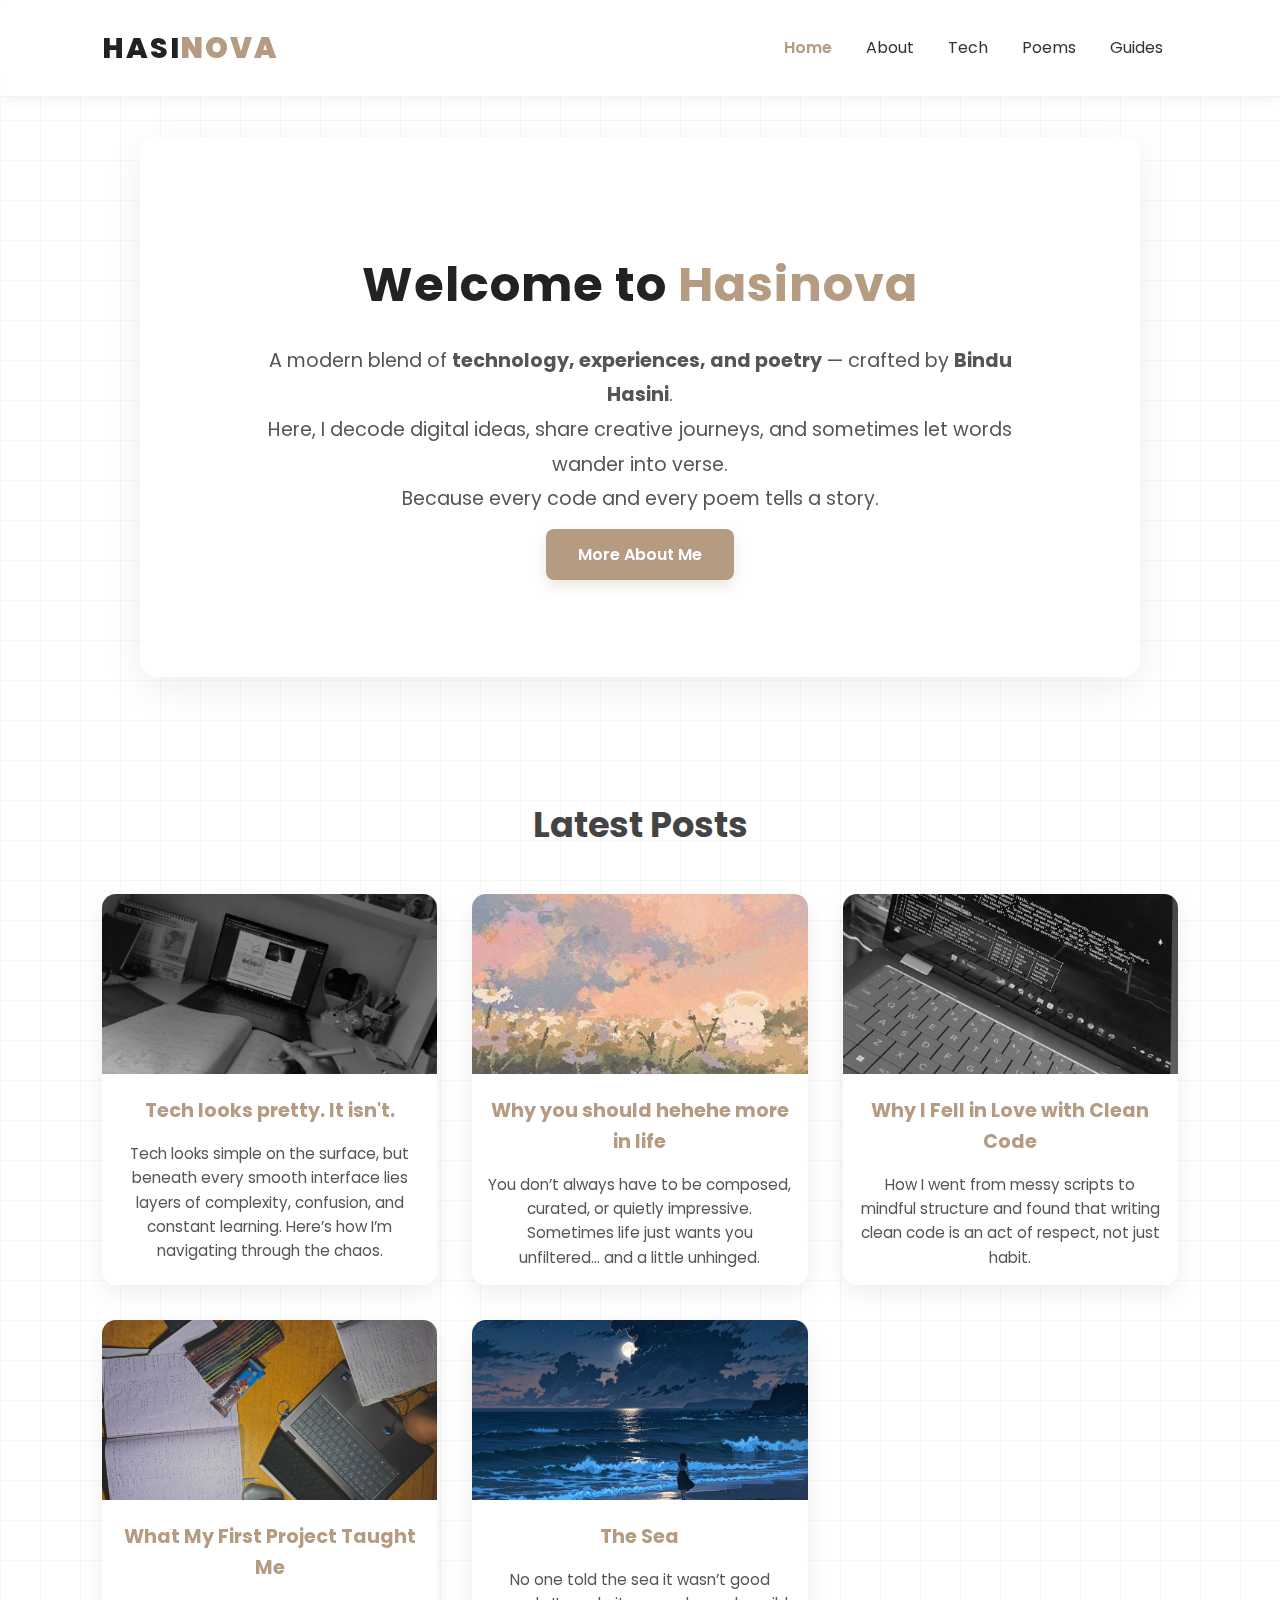
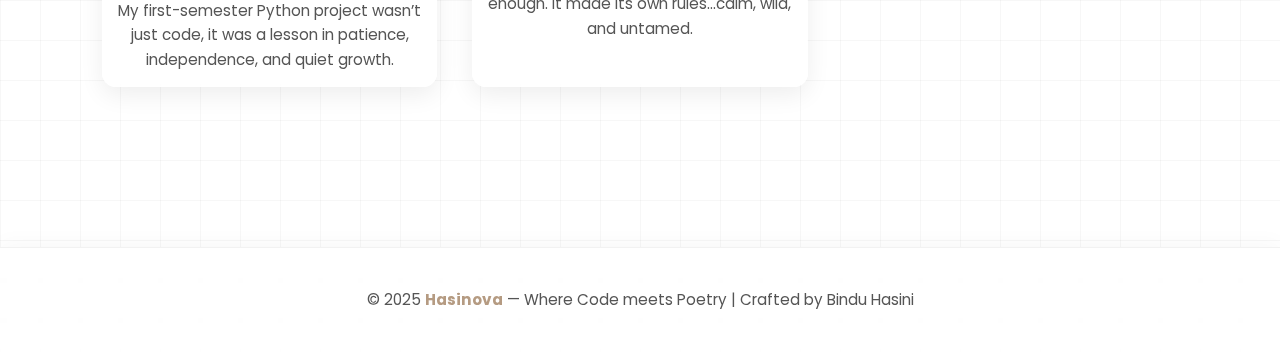
<file: index.html>
<!DOCTYPE html>
<html lang="en">
<head>
  <meta charset="UTF-8">
  <meta name="viewport" content="width=device-width, initial-scale=1.0">
  <title>Hasinova | Home</title>
  <link rel="stylesheet" href="assets/css/style.css">
  <link href="https://fonts.googleapis.com/css2?family=Poppins:wght@300;400;600;800&display=swap" rel="stylesheet">
</head>

<body class="soft-bg">

  <!-- HEADER -->
  <header class="site-header glass-header">
    <div class="logo">
      <a href="index.html"><span class="hasini">HASI</span><span class="nova">NOVA</span></a>
    </div>

    <nav class="nav-links">
      <a href="index.html" class="active">Home</a>
      <a href="about.html">About</a>
      <a href="tech/techindex.html">Tech</a>
      <a href="poems/poemsindex.html">Poems</a>
      <a href="guide.html">Guides</a>
    </nav>
  </header>

  <!-- HERO SECTION -->
  <section class="hero pastel-hero">

    <!-- Floating Ghibli-like elements -->
    <div class="floating-shapes">
      <span class="float-bubble bubble1"></span>
      <span class="float-bubble bubble2"></span>
      <span class="float-bubble bubble3"></span>
      <span class="float-bubble bubble4"></span>
      <span class="float-bubble bubble5"></span>
    </div>

    <div class="hero-content fade-in-hero">
      <h1>Welcome to <span>Hasinova</span></h1>

      <p>
        A modern blend of <strong>technology, experiences, and poetry</strong> — crafted by 
        <strong>Bindu Hasini</strong>.<br>
        Here, I decode digital ideas, share creative journeys, and sometimes let words wander into verse.  
        <br>Because every code and every poem tells a story.
      </p>

      <a href="about.html" class="btn pastel-btn">More About Me</a>
    </div>

  </section>

  <!-- LATEST POSTS -->
  <section class="latest-posts">
    <h2>Latest Posts</h2>
    <div class="posts-container" id="latestPosts"></div>
  </section>

  <!-- FOOTER -->
  <footer>
    <p>© 2025 <strong>Hasinova</strong> — Where Code meets Poetry | Crafted by Bindu Hasini</p>
  </footer>

  <!-- POSTS LOADER -->
  <script>
    fetch('assets/data/posts.json')
      .then(res => res.json())
      .then(posts => {
        const container = document.getElementById('latestPosts');

        posts.sort((a, b) => new Date(b.date) - new Date(a.date));

        posts.forEach(post => {
          const card = document.createElement('div');
          card.classList.add('post-card', 'pastel-card');

          let thumbnail = `assets/images/${post.thumbnail}`;

          card.innerHTML = `
            <img src="${thumbnail}" alt="${post.title}">
            <h3><a href="${post.link}">${post.title}</a></h3>
            <p>${post.excerpt}</p>
          `;

          container.appendChild(card);
        });
      });
  </script>

</body>
</html>
</file>
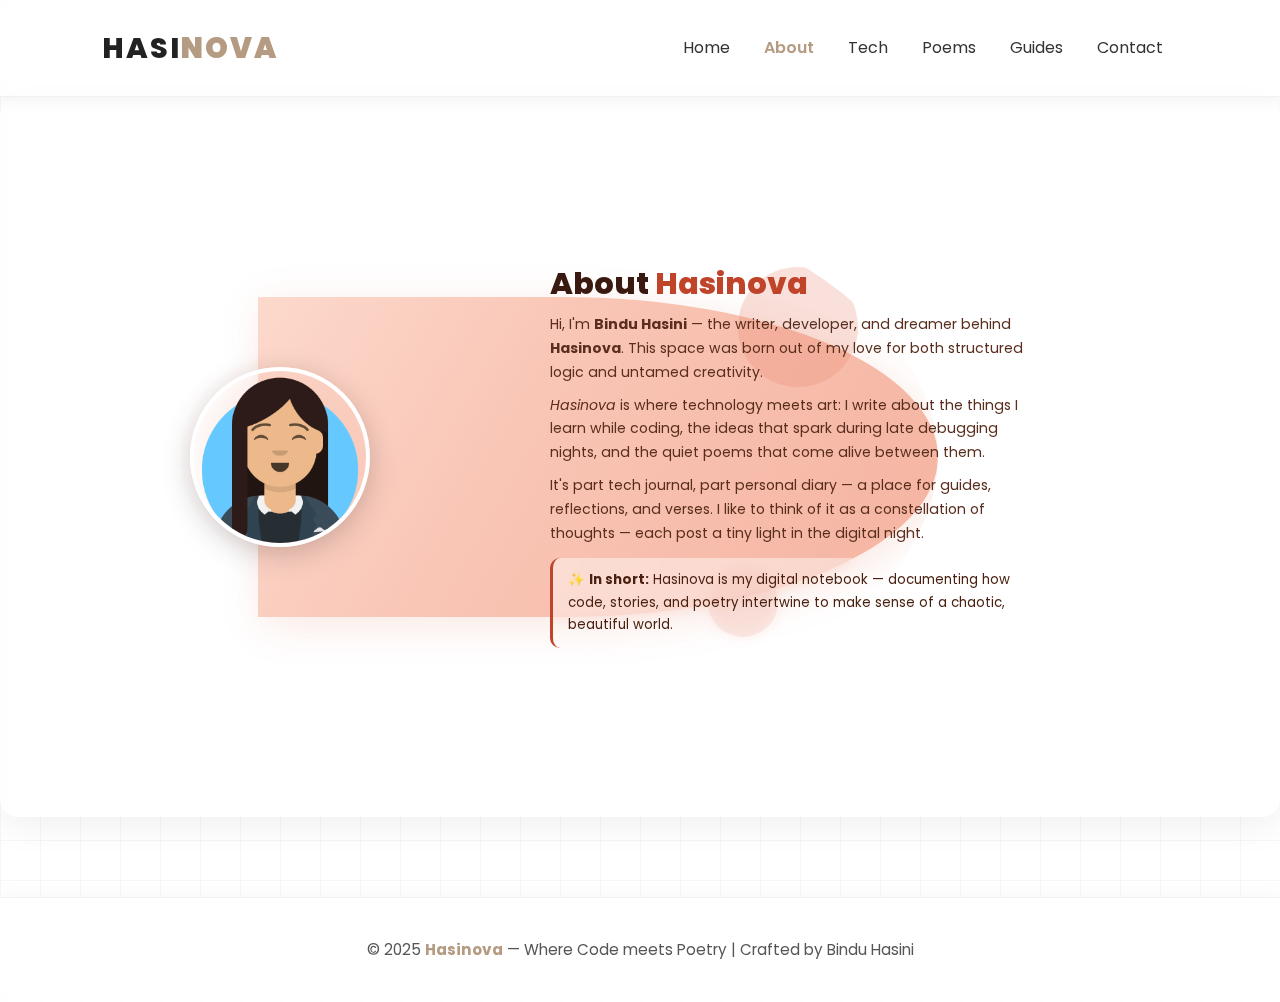
<file: about.html>
<!DOCTYPE html>
<html lang="en">
<head>
  <meta charset="UTF-8">
  <meta name="viewport" content="width=device-width, initial-scale=1.0">
  <title>About | Hasinova</title>
  <link rel="stylesheet" href="assets/css/style.css">
  <link href="https://fonts.googleapis.com/css2?family=Poppins:wght@300;400;600;800&display=swap" rel="stylesheet">
  <style>

    /* ── ABOUT SECTION ── */
    .about {
      min-height: 80vh;
      display: flex;
      align-items: center;
      justify-content: center;
      padding: 60px 20px;
      overflow: hidden;
      position: relative;
      background: transparent;
    }

    .about-container {
      position: relative;
      display: flex;
      align-items: center;
      justify-content: flex-start;
      max-width: 900px;
      width: 100%;
      margin: 0 auto;
    }

    /* ── PHOTO ── */
    .about-image-wrapper {
      position: relative;
      flex-shrink: 0;
      z-index: 10;
    }

    .about-image {
      width: 180px;
      height: 180px;
      border-radius: 50%;
      object-fit: cover;
      border: 4px solid #fff;
      box-shadow: 0 8px 30px rgba(0,0,0,0.18);
      position: relative;
      z-index: 10;
      display: block;
    }

    /* Soft glow ring behind photo */
    .about-image-wrapper::before {
      content: '';
      position: absolute;
      inset: -10px;
      border-radius: 50%;
      background: radial-gradient(circle, rgba(240,180,160,0.45) 0%, transparent 75%);
      z-index: 9;
      animation: pulseGlow 3s ease-in-out infinite;
    }

    @keyframes pulseGlow {
      0%, 100% { transform: scale(1); opacity: 0.7; }
      50% { transform: scale(1.08); opacity: 1; }
    }

    /* ── ZIP / BLOB FLOWING OUT ── */
    .about-blob-wrap {
      position: absolute;
      left: 68px; /* overlaps the right edge of the photo */
      top: 50%;
      transform: translateY(-50%);
      z-index: 5;
      pointer-events: none;
    }

    .about-blob {
      width: 680px;
      height: 320px;
      background: linear-gradient(120deg, #fcd9cc 0%, #f9c5b5 40%, #f5b3a0 100%);
      border-radius: 0 55% 55% 0 / 0 50% 50% 0;
      clip-path: ellipse(100% 100% at 0% 50%);
      position: relative;
      box-shadow: 4px 8px 40px rgba(220,120,90,0.18);
      animation: blobExpand 1s cubic-bezier(0.22, 1, 0.36, 1) both;
      transform-origin: left center;
    }

    @keyframes blobExpand {
      from {
        clip-path: ellipse(0% 60% at 0% 50%);
        opacity: 0;
      }
      to {
        clip-path: ellipse(100% 100% at 0% 50%);
        opacity: 1;
      }
    }

    /* floating decorative shapes inside blob */
    .about-blob::before,
    .about-blob::after {
      content: '';
      position: absolute;
      border-radius: 50%;
      opacity: 0.25;
    }
    .about-blob::before {
      width: 120px; height: 120px;
      background: #e8826a;
      top: -30px; right: 80px;
    }
    .about-blob::after {
      width: 70px; height: 70px;
      background: #e8826a;
      bottom: -20px; right: 160px;
    }

    /* ── SCATTERED STARS / DOTS ── */
    .about-blob-wrap .star {
      position: absolute;
      pointer-events: none;
      opacity: 0;
      animation: starPop 0.4s ease forwards;
    }
    .about-blob-wrap .star:nth-child(1)  { top: -18px; left: 220px; animation-delay: 0.6s; }
    .about-blob-wrap .star:nth-child(2)  { top: 10px;  left: 420px; animation-delay: 0.75s; }
    .about-blob-wrap .star:nth-child(3)  { bottom: -14px; left: 310px; animation-delay: 0.65s; }
    .about-blob-wrap .star:nth-child(4)  { bottom: 20px;  left: 520px; animation-delay: 0.8s; }
    .about-blob-wrap .star:nth-child(5)  { top: 40px; right: 60px; animation-delay: 0.9s; }

    @keyframes starPop {
      from { transform: scale(0) rotate(-30deg); opacity: 0; }
      to   { transform: scale(1) rotate(0deg);  opacity: 1; }
    }

    /* ── TEXT INSIDE BLOB ── */
    .about-text {
      position: relative;
      z-index: 20;
      margin-left: 130px; /* starts after photo, inside blob */
      max-width: 500px;
      padding: 0 10px;
      animation: textSlide 1.1s cubic-bezier(0.22, 1, 0.36, 1) 0.15s both;
    }

    @keyframes textSlide {
      from { opacity: 0; transform: translateX(-30px); }
      to   { opacity: 1; transform: translateX(0); }
    }

    .about-text h1 {
      font-size: 1.9rem;
      font-weight: 800;
      color: #3a1a10;
      margin-bottom: 10px;
      line-height: 1.2;
    }

    .about-text h1 span {
      color: #c0442a;
    }

    .about-text p {
      font-size: 0.88rem;
      color: #5a2e1e;
      line-height: 1.7;
      margin-bottom: 9px;
    }

    .about-highlight {
      background: rgba(255,255,255,0.45);
      backdrop-filter: blur(6px);
      padding: 11px 15px;
      margin-top: 12px;
      border-radius: 10px;
      border-left: 3px solid #c0442a;
    }

    .about-highlight p {
      margin: 0;
      font-size: 0.83rem;
      color: #4a2010;
    }

    /* ── RESPONSIVE ── */
    @media (max-width: 768px) {
      .about-container {
        flex-direction: column;
        align-items: center;
      }
      .about-blob-wrap {
        left: 50%;
        top: 80px;
        transform: translateX(-50%);
        width: 92vw;
      }
      .about-blob {
        width: 90vw;
        height: auto;
        min-height: 380px;
        border-radius: 30px;
        clip-path: none;
        animation: none;
      }
      .about-text {
        margin-left: 0;
        padding: 30px 18px 18px;
        text-align: center;
      }
      .about-image { width: 130px; height: 130px; }
    }

  </style>
</head>
<body>

  <!-- HEADER -->
  <header class="site-header">
    <div class="logo">
      <a href="index.html"><span class="hasini">HASI</span><span class="nova">NOVA</span></a>
    </div>
    <nav class="nav-links">
      <a href="index.html">Home</a>
      <a href="about.html" class="active">About</a>
      <a href="tech/techindex.html">Tech</a>
      <a href="poems/poemsindex.html">Poems</a>
      <a href="guide.html">Guides</a>
      <a href="contact.html">Contact</a>
    </nav>
  </header>

  <section class="about">
    <div class="about-container">

      <!-- Photo anchors the zip origin -->
      <div class="about-image-wrapper">
        <img src="assets/images/me.jpg" alt="Bindu Hasini" class="about-image">
      </div>

      <!-- Blob "unzipping" out from the photo -->
      <div class="about-blob-wrap">

        <!-- decorative floating stars -->
        <svg class="star" width="16" height="16" viewBox="0 0 16 16"><polygon points="8,1 9.8,6.2 15.5,6.2 10.9,9.8 12.7,15 8,11.4 3.3,15 5.1,9.8 0.5,6.2 6.2,6.2" fill="#c0442a" opacity="0.6"/></svg>
        <svg class="star" width="10" height="10" viewBox="0 0 16 16"><polygon points="8,1 9.8,6.2 15.5,6.2 10.9,9.8 12.7,15 8,11.4 3.3,15 5.1,9.8 0.5,6.2 6.2,6.2" fill="#e8826a"/></svg>
        <svg class="star" width="12" height="12" viewBox="0 0 16 16"><polygon points="8,1 9.8,6.2 15.5,6.2 10.9,9.8 12.7,15 8,11.4 3.3,15 5.1,9.8 0.5,6.2 6.2,6.2" fill="#c0442a" opacity="0.5"/></svg>
        <svg class="star" width="8"  height="8"  viewBox="0 0 16 16"><polygon points="8,1 9.8,6.2 15.5,6.2 10.9,9.8 12.7,15 8,11.4 3.3,15 5.1,9.8 0.5,6.2 6.2,6.2" fill="#e8826a"/></svg>
        <svg class="star" width="14" height="14" viewBox="0 0 16 16"><polygon points="8,1 9.8,6.2 15.5,6.2 10.9,9.8 12.7,15 8,11.4 3.3,15 5.1,9.8 0.5,6.2 6.2,6.2" fill="#c0442a" opacity="0.45"/></svg>

        <div class="about-blob"></div>
      </div>

      <!-- Text floats on top of blob -->
      <div class="about-text">
        <h1>About <span>Hasinova</span></h1>
        <p>
          Hi, I'm <strong>Bindu Hasini</strong> — the writer, developer, and dreamer behind <strong>Hasinova</strong>.
          This space was born out of my love for both structured logic and untamed creativity.
        </p>
        <p>
          <em>Hasinova</em> is where technology meets art: I write about the things I learn while coding,
          the ideas that spark during late debugging nights, and the quiet poems that come alive between them.
        </p>
        <p>
          It's part tech journal, part personal diary — a place for guides, reflections, and verses.
          I like to think of it as a constellation of thoughts — each post a tiny light in the digital night.
        </p>
        <div class="about-highlight">
          <p>✨ <strong>In short:</strong> Hasinova is my digital notebook — documenting how code, stories, and poetry
          intertwine to make sense of a chaotic, beautiful world.</p>
        </div>
      </div>

    </div>
  </section>

  <!-- FOOTER -->
  <footer>
    <p>© 2025 <strong>Hasinova</strong> — Where Code meets Poetry | Crafted by Bindu Hasini</p>
  </footer>

</body>
</html>
</file>
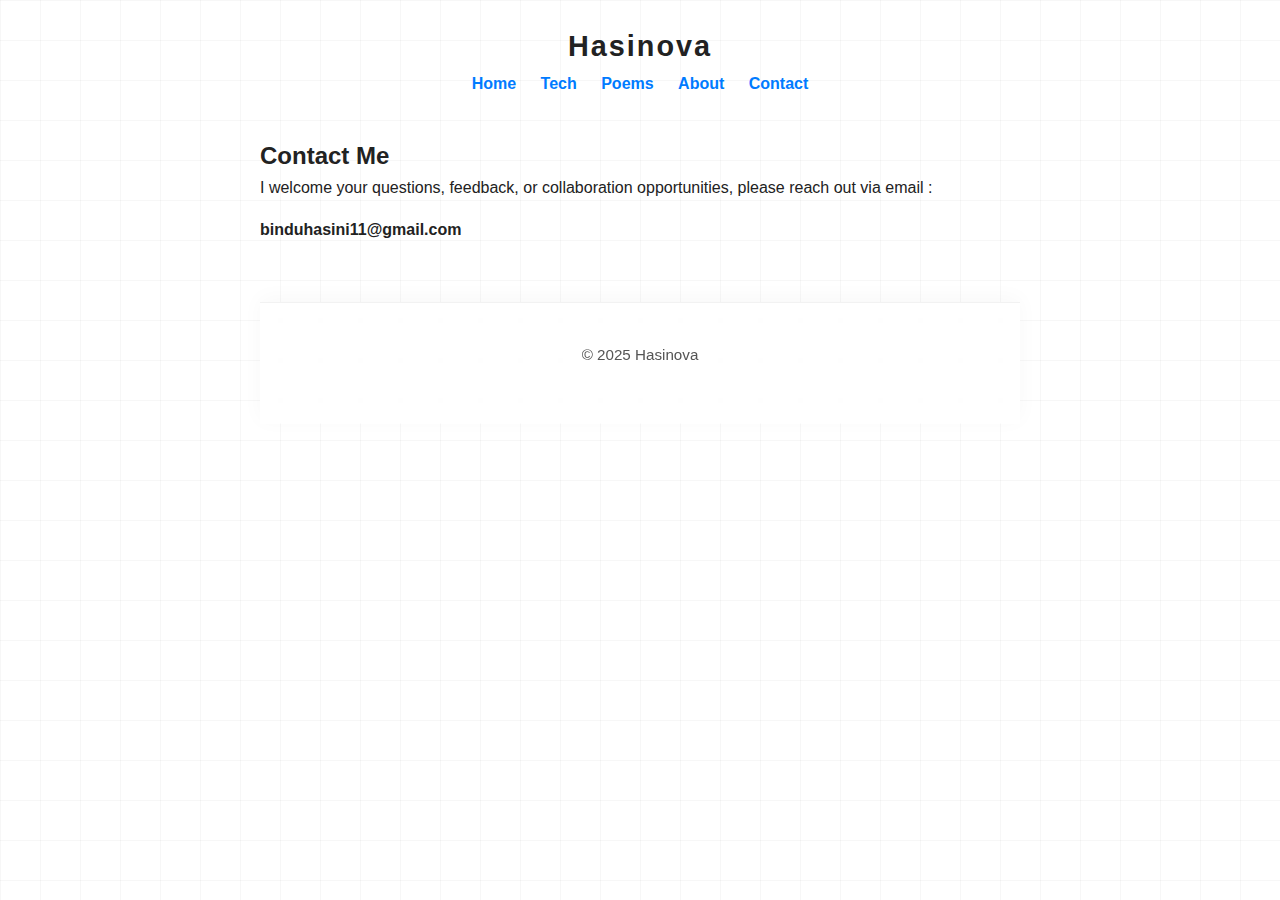
<file: contact.html>
<!DOCTYPE html>
<html lang="en">
<head>
  <meta charset="UTF-8">
  <meta name="viewport" content="width=device-width, initial-scale=1.0">
  <title>Contact | Hasinova</title>
  <link rel="stylesheet" href="assets/css/style.css">
  <style>
    body {
      font-family: Arial, sans-serif;
      line-height: 1.6;
      max-width: 800px;
      margin: 0 auto;
      padding: 20px;
    }

    header {
      text-align: center;
      margin-bottom: 40px;
    }

    nav a {
      margin: 0 10px;
      text-decoration: none;
      color: #007BFF;
      font-weight: bold;
    }

    nav a:hover {
      text-decoration: underline;
    }

    main {
      margin-bottom: 40px;
    }

    p {
      margin-bottom: 16px;
    }

    footer {
      text-align: center;
      margin-top: 60px;
      color: #555;
    }
  </style>
</head>
<body>

<header>
  <h1><span class="logo">Hasi<strong>nova</strong></span></h1>
  <nav>
    <a href="index.html">Home</a>
    <a href="tech/tech.html">Tech</a>
    <a href="poems/sea.html">Poems</a>
    <a href="about.html">About</a>
    <a href="contact.html">Contact</a>
  </nav>
</header>

<main>
  <h2>Contact Me</h2>
  <p>I welcome your questions, feedback, or collaboration opportunities, please reach out via email :</p>
  <p><strong>binduhasini11@gmail.com</strong></p>
</main>

<footer>
  <p>© 2025 Hasinova</p>
</footer>

</body>
</html>
</file>
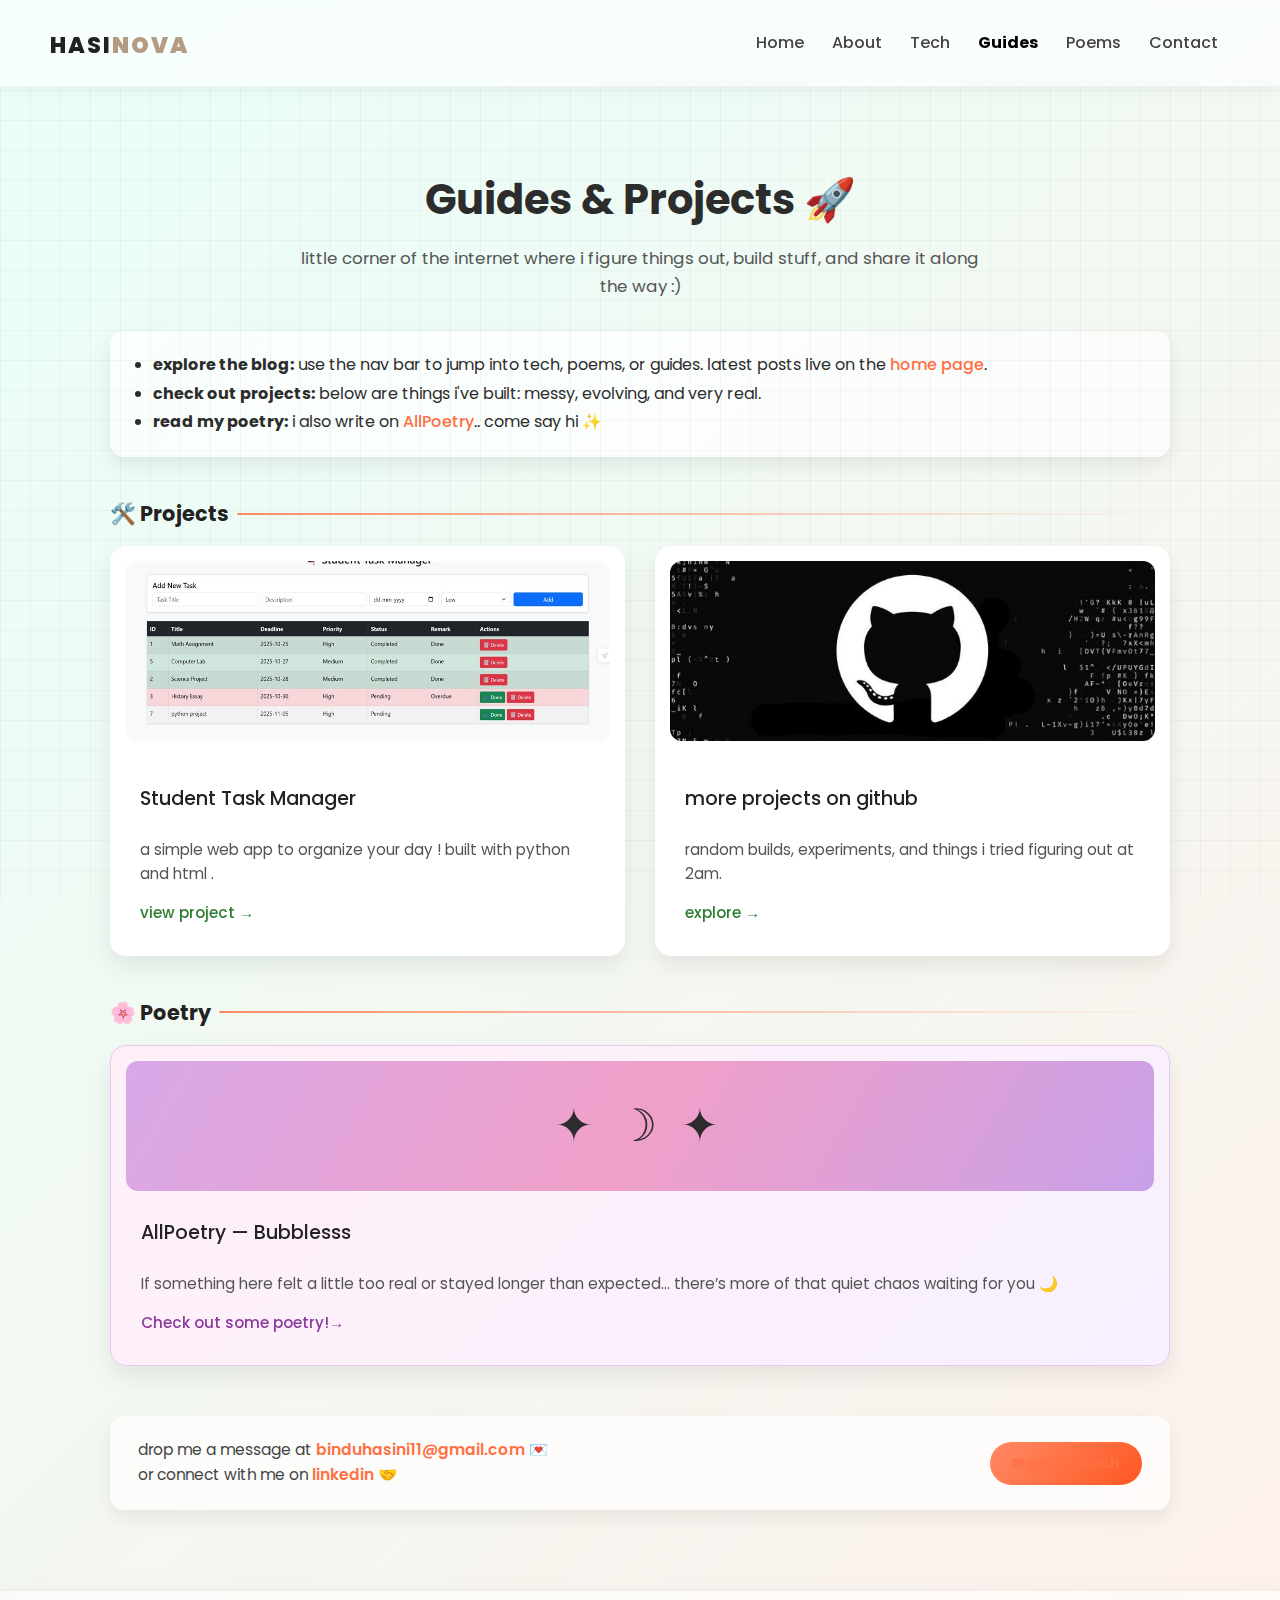
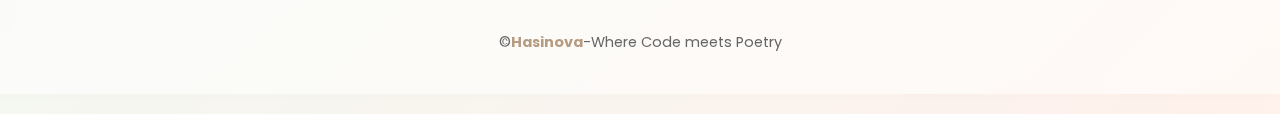
<file: guide.html>
<!DOCTYPE html>
<html lang="en">
<head>
  <meta charset="UTF-8">
  <meta name="viewport" content="width=device-width, initial-scale=1.0">
  <title>Guides | Hasinova</title>

  <link rel="stylesheet" href="assets/css/style.css">
  <link href="https://fonts.googleapis.com/css2?family=Poppins:wght@300;400;600;800&display=swap" rel="stylesheet">

  <style>

    body {
      margin: 0;
      font-family: 'Poppins', sans-serif;
      background: linear-gradient(135deg, #e8fff8, #fff1ec);
      color: #2c2c2c;
    }

    body::before {
      content: "";
      position: fixed;
      inset: 0;
      background:
        linear-gradient(rgba(0,0,0,0.03) 1px, transparent 1px),
        linear-gradient(90deg, rgba(0,0,0,0.03) 1px, transparent 1px);
      background-size: 30px 30px;
      pointer-events: none;
    }

    .site-header {
      display: flex;
      justify-content: space-between;
      align-items: center;
      padding: 20px 50px;
      background: rgba(255,255,255,0.6);
      backdrop-filter: blur(10px);
    }

    .logo a {
      text-decoration: none;
      font-weight: 800;
      font-size: 1.4rem;
    }

    .hasini { color: #1b5e20; }
    .nova { color: #ff8a65; }

    .nav-links a {
      margin: 0 12px;
      text-decoration: none;
      color: #444;
      font-weight: 500;
    }

    .nav-links a.active {
      color: #000;
      font-weight: 700;
    }

    .nav-links a:hover { color: #ff8a65; }

    .posts-section {
      max-width: 1100px;
      margin: 60px auto;
      padding: 20px;
      text-align: center;
    }

    .posts-section h1 {
      font-size: 2.6rem;
      margin-bottom: 10px;
    }

    .posts-section > p {
      color: #555;
      font-size: 1.05rem;
      max-width: 700px;
      margin: 0 auto 30px;
      line-height: 1.7;
    }

    .guide-intro {
      background: rgba(255,255,255,0.7);
      border-radius: 14px;
      padding: 20px 25px;
      margin-bottom: 40px;
      box-shadow: 0 8px 20px rgba(0,0,0,0.08);
      text-align: left;
    }

    .guide-intro ul {
      padding-left: 18px;
      line-height: 1.8;
    }

    .guide-intro a {
      color: #ff7043;
      text-decoration: none;
      font-weight: 500;
    }

    /* section labels */
    .section-label {
      font-size: 1.3rem;
      font-weight: 700;
      text-align: left;
      margin: 40px 0 16px;
      color: #222;
      display: flex;
      align-items: center;
      gap: 8px;
    }

    .section-label::after {
      content: '';
      flex: 1;
      height: 2px;
      background: linear-gradient(90deg, #ff8a65, transparent);
      border-radius: 2px;
    }

    /* cards grid */
    .posts-container {
      display: grid;
      grid-template-columns: repeat(auto-fit, minmax(260px, 1fr));
      gap: 30px;
    }

    .post-card {
      background: #ffffff;
      border-radius: 16px;
      padding: 15px;
      text-align: left;
      box-shadow: 0 10px 25px rgba(0,0,0,0.08);
      transition: all 0.3s ease;
    }

    .post-card:hover {
      transform: translateY(-8px) scale(1.01);
      box-shadow: 0 18px 35px rgba(0,0,0,0.12);
    }

    .post-card img {
      width: 100%;
      border-radius: 12px;
      margin-bottom: 12px;
    }

    /* poetry card: no image, decorative bg instead */
    .post-card.poetry-card {
      background: linear-gradient(135deg, #fff0f8, #f8f0ff);
      border: 1.5px solid #e8c8f0;
    }

    .poetry-card-banner {
      width: 100%;
      border-radius: 12px;
      margin-bottom: 12px;
      height: 130px;
      background: linear-gradient(120deg, #d8a8e8, #f0a0c8, #c8a0e8);
      display: flex;
      align-items: center;
      justify-content: center;
      font-size: 2.8rem;
      letter-spacing: 6px;
    }

    .post-card h3 {
      margin: 8px 0;
      font-size: 1.2rem;
    }

    .post-card h3 a {
      text-decoration: none;
      color: #222;
    }

    .post-card p {
      font-size: 0.95rem;
      color: #555;
    }

    .post-card a {
      color: #2e7d32;
      font-weight: 500;
      text-decoration: none;
    }

    .post-card a:hover { text-decoration: underline; }

    .poetry-card a { color: #8b3a9e; }

    /* contact strip */
    .contact-strip {
      margin-top: 50px;
      background: rgba(255,255,255,0.7);
      border-radius: 14px;
      padding: 22px 28px;
      box-shadow: 0 8px 20px rgba(0,0,0,0.07);
      display: flex;
      align-items: center;
      justify-content: space-between;
      flex-wrap: wrap;
      gap: 14px;
      text-align: left;
    }

    .contact-strip p {
      margin: 0;
      font-size: 0.97rem;
      color: #444;
    }

    .contact-strip strong { color: #222; }

    .contact-strip a {
      color: #ff7043;
      font-weight: 600;
      text-decoration: none;
    }

    .contact-strip a:hover { text-decoration: underline; }

    .contact-badge {
      background: linear-gradient(135deg, #ff8a65, #ff5722);
      color: #fff;
      border-radius: 30px;
      padding: 10px 22px;
      font-weight: 600;
      font-size: 0.9rem;
      text-decoration: none;
      white-space: nowrap;
      transition: opacity 0.2s;
    }

    .contact-badge:hover { opacity: 0.85; text-decoration: none; color: #fff; }

    footer {
      text-align: center;
      margin: 50px 0 20px;
      color: #666;
      font-size: 0.9rem;
    }

  </style>
</head>

<body>

  <!-- HEADER -->
  <header class="site-header">
    <div class="logo">
      <a href="index.html"><span class="hasini">HASI</span><span class="nova">NOVA</span></a>
    </div>
    <nav class="nav-links">
      <a href="index.html">Home</a>
      <a href="about.html">About</a>
      <a href="tech/techindex.html">Tech</a>
      <a href="guide.html" class="active">Guides</a>
      <a href="poems/poemsindex.html">Poems</a>
      <a href="contact.html">Contact</a>
    </nav>
  </header>

  <!-- SECTION -->
  <section class="posts-section">
    <h1>Guides & Projects 🚀</h1>
    <p>little corner of the internet where i figure things out, build stuff, and share it along the way :)</p>

    <div class="guide-intro">
      <ul>
        <li><strong>explore the blog:</strong> use the nav bar to jump into tech, poems, or guides. latest posts live on the <a href="index.html">home page</a>.</li>
        <li><strong>check out projects:</strong> below are things i've built: messy, evolving, and very real.</li>
        <li><strong>read my poetry:</strong> i also write on <a href="https://allpoetry.com/Bubblesss" target="_blank">AllPoetry</a>.. come say hi ✨</li>
      </ul>
    </div>

    <!-- Projects -->
    <div class="section-label">🛠️ Projects</div>
    <div class="posts-container">

      <div class="post-card">
        <img src="assets/images/sample-guide.jpg" alt="Student Task Manager Project">
        <h3>
          <a href="https://binduhasini11.github.io/Student-Task-Manager/" target="_blank">
            Student Task Manager
          </a>
        </h3>
        <p>a simple web app to organize your day ! built with python and html .</p>
        <p>
          <a href="https://binduhasini11.github.io/Student-Task-Manager/" target="_blank">
            view project →
          </a>
        </p>
      </div>

      <div class="post-card">
        <img src="assets/images/sample2.jpg" alt="Other Projects">
        <h3>
          <a href="https://github.com/binduhasini11" target="_blank">
            more projects on github
          </a>
        </h3>
        <p>random builds, experiments, and things i tried figuring out at 2am.</p>
        <p>
          <a href="https://github.com/binduhasini11" target="_blank">
            explore →
          </a>
        </p>
      </div>

    </div>

    <!-- Poetry -->
    <div class="section-label">🌸 Poetry</div>
    <div class="posts-container">

      <div class="post-card poetry-card">
        <div class="poetry-card-banner">✦ ☽ ✦</div>
        <h3>
          <a href="https://allpoetry.com/Bubblesss" target="_blank">
            AllPoetry — Bubblesss
          </a>
        </h3>
        <p>If something here felt a little too real or stayed longer than expected...  
        there’s more of that quiet chaos waiting for you 🌙</p>
        <p>
          <a href="https://allpoetry.com/Bubblesss" target="_blank">
            Check out some poetry!→
          </a>
        </p>
      </div>

    </div>

    <!-- Contact strip -->
    <div class="contact-strip">
      <div>
       <p>
  drop me a message at 
  <a href="mailto:binduhasini11@gmail.com">binduhasini11@gmail.com</a> 💌
</p>
<p>
  or connect with me on 
  <a href="https://www.linkedin.com/in/bindu-hasini-b-5a38bb225" target="_blank">
    linkedin
  </a> 🤝
</p>
      </div>
      <a class="contact-badge" href="mailto:binduhasini11@gmail.com">✉ get in touch</a>
    </div>

  </section>

  <footer>
    <p>©<strong>Hasinova</strong>-Where Code meets Poetry</p>
  </footer>

</body>
</html>
</file>
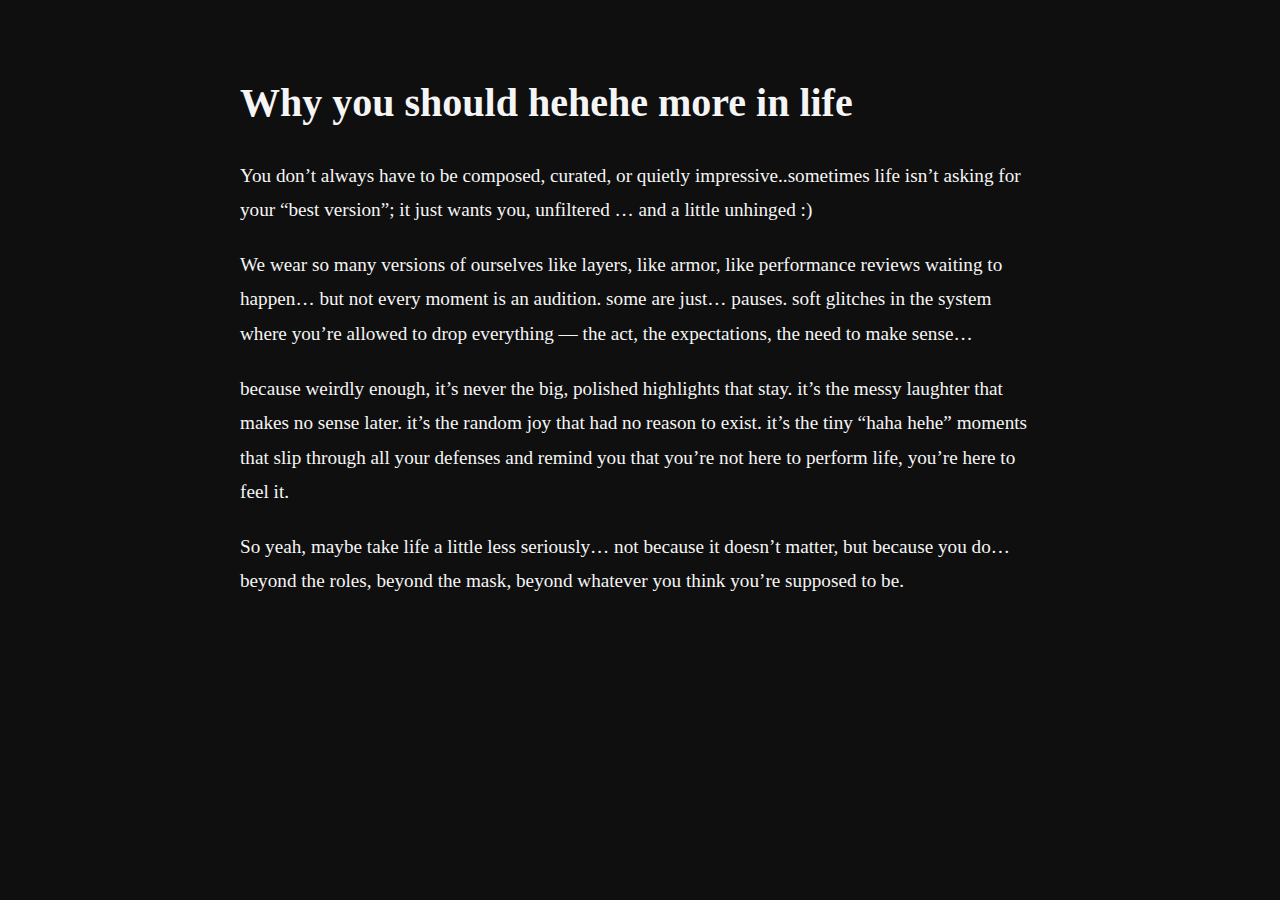
<file: poems/lifeunfiltered.html>
<!DOCTYPE html>
<html lang="en">
<head>
    <meta charset="UTF-8">
    <title>Why you should hehehe more in life</title>
    <style>
        body {
            font-family: "Georgia", serif;
            background-color: #0f0f0f;
            color: #f5f5f5;
            line-height: 1.8;
            padding: 40px;
            max-width: 800px;
            margin: auto;
        }
        h1 {
            font-size: 2.5em;
            margin-bottom: 20px;
        }
        p {
            font-size: 1.2em;
            margin-bottom: 20px;
        }
    </style>
</head>
<body>

    <h1>Why you should hehehe more in life</h1>

    <p>
        You don’t always have to be composed, curated, or quietly impressive..sometimes life isn’t asking for your “best version”; it just wants you, unfiltered … and a little unhinged :)
    </p>

    <p>
        We wear so many versions of ourselves like layers, like armor, like performance reviews waiting to happen… but not every moment is an audition. some are just… pauses. soft glitches in the system where you’re allowed to drop everything — the act, the expectations, the need to make sense…
    </p>

    <p>
        because weirdly enough, it’s never the big, polished highlights that stay. it’s the messy laughter that makes no sense later. it’s the random joy that had no reason to exist. it’s the tiny “haha hehe” moments that slip through all your defenses and remind you that you’re not here to perform life, you’re here to feel it.
    </p>

    <p>
        So yeah, maybe take life a little less seriously… not because it doesn’t matter, but because you do… beyond the roles, beyond the mask, beyond whatever you think you’re supposed to be.
    </p>

</body>
</html>
</file>
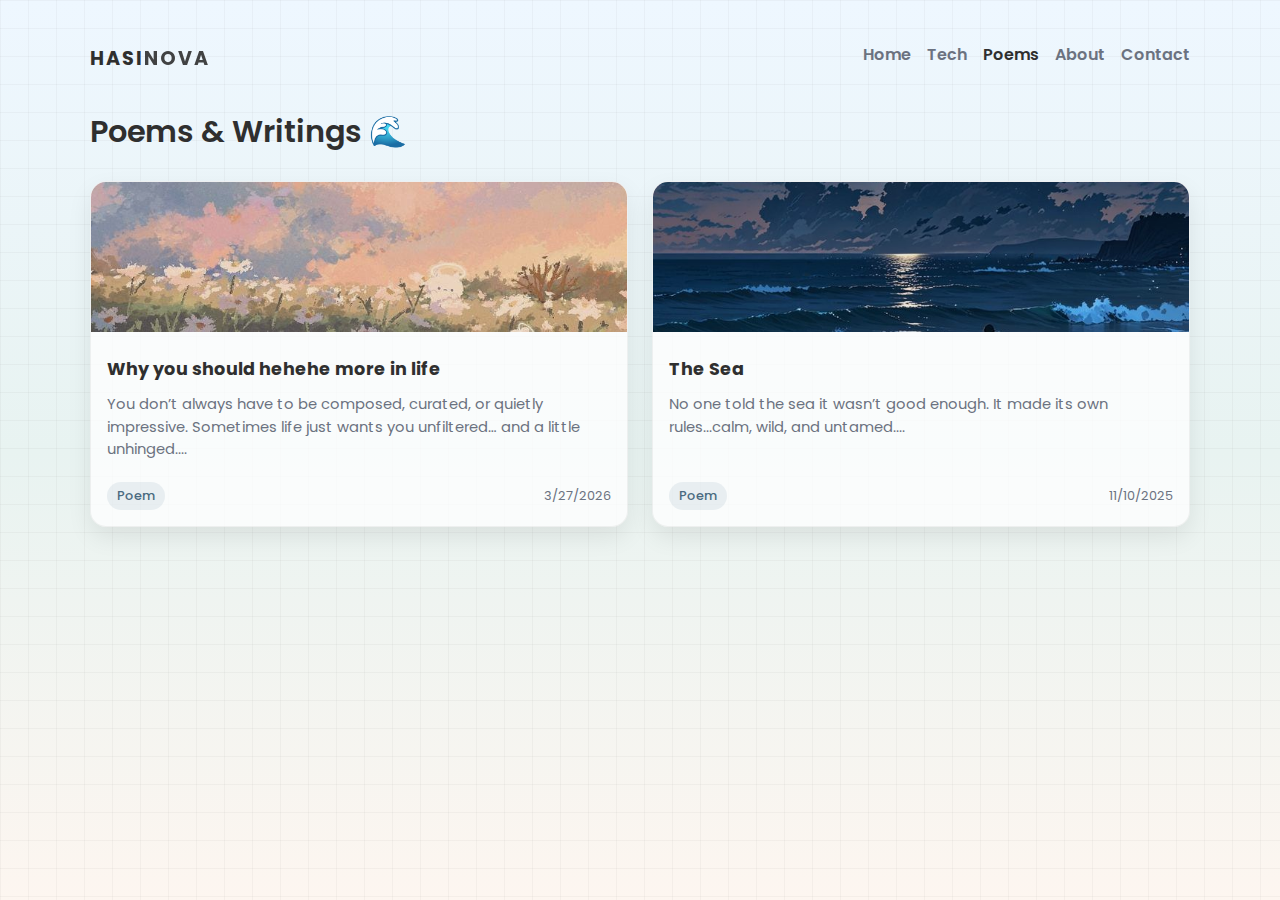
<file: poems/poemsindex.html>
<!DOCTYPE html>
<html lang="en">
<head>
  <meta charset="UTF-8" />
  <meta name="viewport" content="width=device-width, initial-scale=1" />
  <title>Poems | Hasinova</title>

  <link rel="stylesheet" href="../assets/css/style.css">
  <link href="https://fonts.googleapis.com/css2?family=Poppins:wght@300;400;600;700&display=swap" rel="stylesheet">

  <style>
    :root {
      --bg-light: #eef7ff;
      --bg-mid: #e8f3f1;
      --bg-warm: #fdf6f0;

      --text-main: #2f2f2f;
      --muted: #6b7280;
      --accent: #6c8ca3;
    }

    html, body { height: 100%; margin:0; }

    body {
      font-family:"Poppins",system-ui;

      /* 🌊 soft poetic gradient + grid */
      background:
        linear-gradient(rgba(0,0,0,0.03) 1px, transparent 1px),
        linear-gradient(90deg, rgba(0,0,0,0.03) 1px, transparent 1px),
        linear-gradient(180deg, var(--bg-light), var(--bg-mid), var(--bg-warm));

      background-size: 28px 28px, 28px 28px, cover;

      color: var(--text-main);
      min-height:100vh;
      padding:32px 20px;

      display:flex;
      flex-direction:column;
      align-items:center;
      overflow-x:hidden;
    }

    .container { width:100%; max-width:1100px; }

    header {
      display:flex;
      justify-content:space-between;
      align-items:center;
      margin-bottom:30px;
    }

    .logo a{
      text-decoration:none;
      color:#2f2f2f;
      font-weight:700;
      font-size:1.2rem;
    }

    nav ul {
      display:flex;
      list-style:none;
      margin:0;
      padding:0;
      gap:16px;
    }

    nav a {
      color: var(--muted);
      text-decoration:none;
      font-weight:600;
    }

    nav a.active, nav a:hover {
      color: #2f2f2f;
    }

    h2 {
      margin-bottom:24px;
      font-size:1.9rem;
      font-weight:600;
    }

    .cards {
      display:grid;
      grid-template-columns:repeat(auto-fit,minmax(260px,1fr));
      gap:24px;
      width:100%;
    }

    /* ✨ card redesign */
    .card {
      background: rgba(255,255,255,0.75);
      border: 1px solid rgba(0,0,0,0.05);
      border-radius:16px;
      overflow:hidden;

      box-shadow: 0 10px 25px rgba(0,0,0,0.08);

      transition: transform .25s ease, box-shadow .25s ease;

      display:flex;
      flex-direction:column;
      min-height:260px;
    }

    .card:hover {
      transform:translateY(-8px);
      box-shadow:0 18px 40px rgba(0,0,0,0.12);
    }

    .thumb {
      width:100%;
      height:150px;
      object-fit:cover;
      filter: brightness(0.95) saturate(0.95);
    }

    .card-body {
      padding:16px;
      display:flex;
      flex-direction:column;
      gap:10px;
      flex:1;
    }

    .card h3 {
      margin:0;
      font-size:1.1rem;
    }

    .card h3 a {
      color: var(--text-main);
      text-decoration:none;
    }

    .card h3 a:hover { text-decoration:underline; }

    .excerpt {
      color:var(--muted);
      font-size:0.92rem;
      line-height:1.5;
      flex:1;
    }

    .meta {
      display:flex;
      justify-content:space-between;
      align-items:center;
      font-size:0.8rem;
      margin-top:12px;
    }

    .cat {
      padding:4px 10px;
      border-radius:20px;

      background: rgba(108,140,163,0.12);
      color: #4a6a80;

      font-weight:500;
    }

    .date {
      color: var(--muted);
    }

    .notice {
      display:none;
      padding:20px;
      color:var(--muted);
      text-align:center;
    }

    /* 🫧 floating bubbles */
    .bubble {
      position: fixed;
      bottom: -40px;
      width: 10px;
      height: 10px;
      background: rgba(255,255,255,0.5);
      border-radius: 50%;
      animation: floatUp linear infinite;
      pointer-events:none;
    }

    @keyframes floatUp {
      to {
        transform: translateY(-110vh);
        opacity: 0;
      }
    }

  </style>
</head>

<body>
  <div class="container">
    <header>
      <div class="logo">
        <a href="../index.html">HASI<span style="opacity:.9">NOVA</span></a>
      </div>

      <nav>
        <ul>
          <li><a href="../index.html">Home</a></li>
          <li><a href="../tech/techindex.html">Tech</a></li>
          <li><a href="poemsindex.html" class="active">Poems</a></li>
          <li><a href="../about.html">About</a></li>
          <li><a href="../contact.html">Contact</a></li>
        </ul>
      </nav>
    </header>

    <h2>Poems & Writings 🌊</h2>

    <section id="postsSection">
      <div id="cards" class="cards"></div>
      <div id="notice" class="notice">Loading posts…</div>
    </section>
  </div>

  <!-- 🫧 bubbles -->
  <script>
    for (let i = 0; i < 15; i++) {
      const b = document.createElement("div");
      b.className = "bubble";
      b.style.left = Math.random() * 100 + "vw";
      b.style.animationDuration = (6 + Math.random() * 5) + "s";
      b.style.opacity = Math.random();
      document.body.appendChild(b);
    }
  </script>

  <!-- existing logic (UNCHANGED) -->
  <script>
    const postsFile = "../assets/data/posts.json";
    const cards = document.getElementById("cards");
    const notice = document.getElementById("notice");

    notice.style.display = "block";

    fetch(postsFile)
      .then(res => res.json())
      .then(posts => {
        notice.style.display = "none";

        const poemPosts = posts.filter(p =>
          (p.category || "").toLowerCase().includes("poem")
        );

        if(poemPosts.length === 0){
          notice.style.display = "block";
          notice.textContent = "No poem posts yet.";
          return;
        }

        poemPosts.sort((a,b) => new Date(b.date) - new Date(a.date));

        poemPosts.forEach(post => {
          const href = "../" + post.link;
          const thumb = "../assets/images/" + post.thumbnail;

          let preview = post.excerpt || "";
          preview = preview.split(" ").slice(0, 22).join(" ") + "...";

          const el = document.createElement("article");
          el.className = "card";

          el.innerHTML = `
            <a href="${href}">
              <img class="thumb" src="${thumb}" alt="${post.title}">
            </a>
            <div class="card-body">
              <h3><a href="${href}">${post.title}</a></h3>
              <div class="excerpt">${preview}</div>
              <div class="meta">
                <div class="cat">${post.category}</div>
                <div class="date">${new Date(post.date).toLocaleDateString()}</div>
              </div>
            </div>
          `;

          cards.appendChild(el);
        });
      })
      .catch(() => {
        notice.style.display = "block";
        notice.textContent = "Couldn't load posts.json.";
      });
  </script>

</body>
</html>
</file>
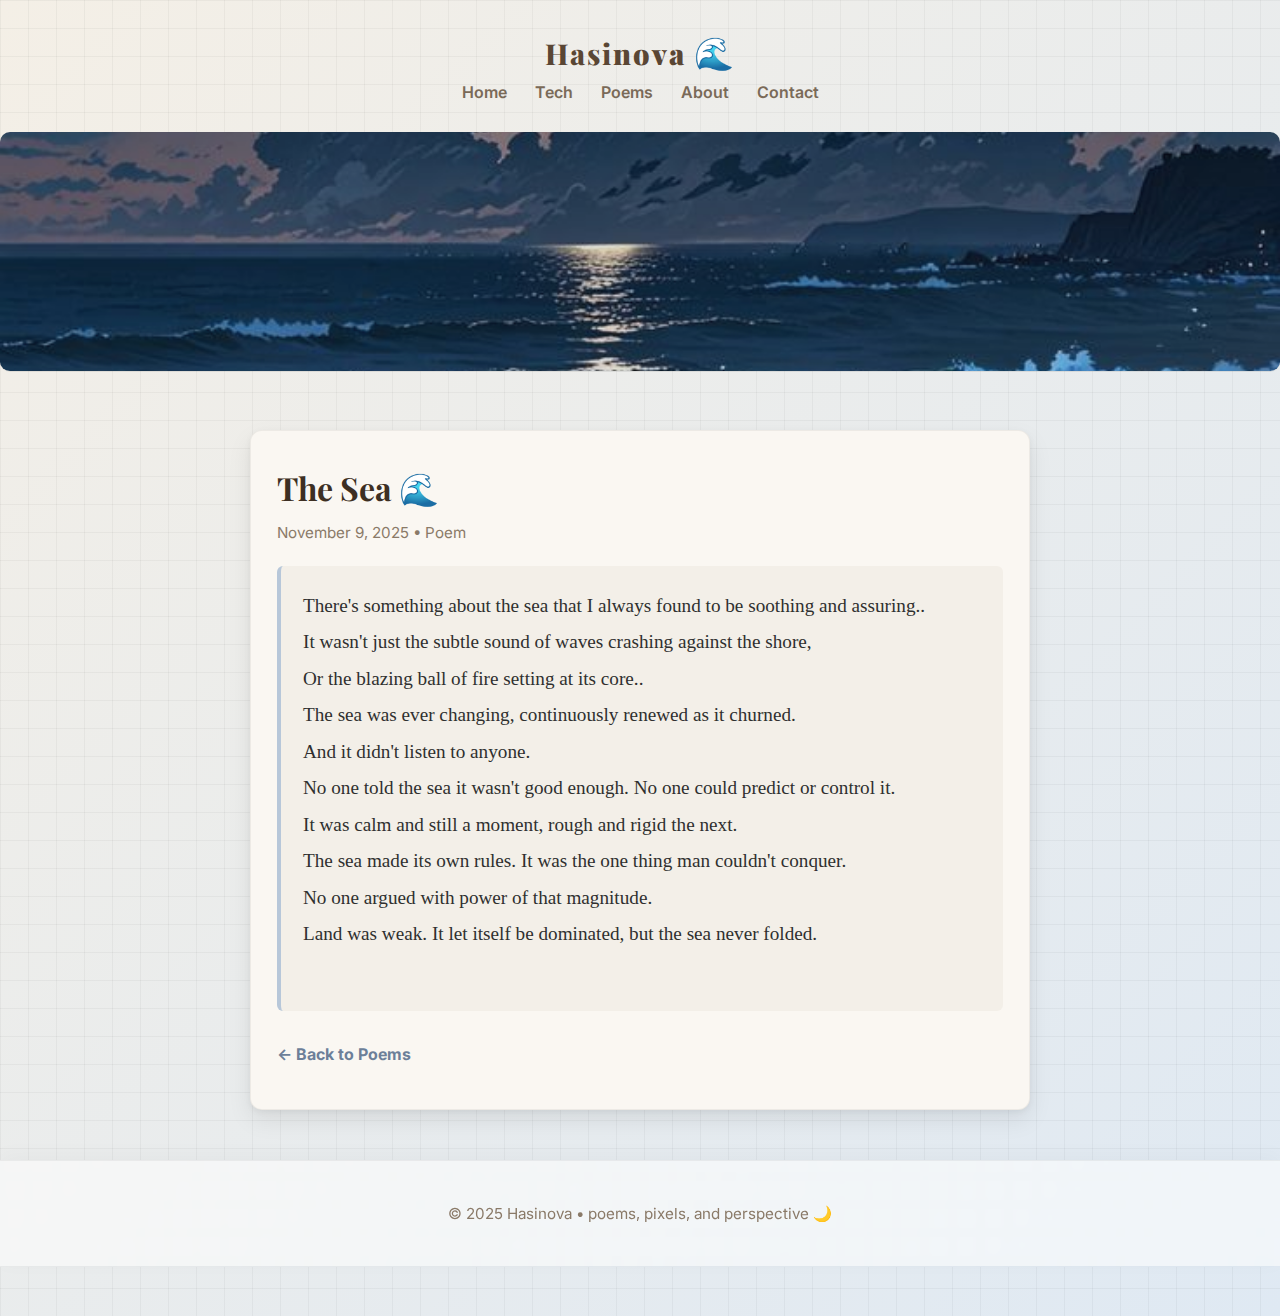
<file: poems/sea.html>
<!DOCTYPE html>
<html lang="en">
<head>
  <meta charset="UTF-8">
  <meta name="viewport" content="width=device-width, initial-scale=1.0">
  <title>The Sea | Hasinova</title>

  <link rel="stylesheet" href="../assets/css/style.css">

  <link href="https://fonts.googleapis.com/css2?family=Playfair+Display:wght@500&family=Inter:wght@300;400&display=swap" rel="stylesheet">

  <style>
  
    body {
      margin: 0;
      font-family: "Inter", sans-serif;

      /* 📜 light academia bg */
      background:
        linear-gradient(rgba(0,0,0,0.04) 1px, transparent 1px),
        linear-gradient(90deg, rgba(0,0,0,0.04) 1px, transparent 1px),
        linear-gradient(135deg, #f4efe6, #dfe9f3);

      background-size: 28px 28px, 28px 28px, cover;
      color: #2f2f2f;
      line-height: 1.7;
    }

    header {
      text-align: center;
      padding: 25px 0;
    }

    header h1 {
      margin: 0;
      font-size: 2rem;
      letter-spacing: 1px;
      color: #5a4634;
      font-family: "Playfair Display", serif;
    }

    nav a {
      margin: 0 12px;
      text-decoration: none;
      color: #7a6a58;
      font-weight: 600;
    }

    nav a:hover { color: #3d2f23; }

    /* 🌊 Header Image softer */
    .post-header-image img {
      width: 100%;
      max-height: 240px;
      object-fit: cover;
      filter: brightness(0.9) contrast(0.95) saturate(0.9);
      border-bottom: 1px solid rgba(0,0,0,0.08);
    }

    /* 📜 Paper-like poem container */
    .post-page {
      max-width: 780px;
      margin: 50px auto;
      padding: 30px 26px 40px;
      background: #faf7f2;
      border-radius: 12px;

      box-shadow:
        0 10px 25px rgba(0,0,0,0.08),
        0 2px 6px rgba(0,0,0,0.05);

      border: 1px solid rgba(0,0,0,0.05);
    }

    h2 {
      font-size: 2rem;
      margin-bottom: 5px;
      color: #3d2f23;
      font-family: "Playfair Display", serif;
    }

    .post-date {
      color: #8a7a68;
      margin-bottom: 20px;
      font-size: 0.95rem;
    }

    /* 📖 Poem text (unchanged content, styled softer) */
    pre.poem-text {
      white-space: pre-wrap;
      font-family: "Georgia", serif;
      font-size: 1.2rem;
      color: #2f2f2f;

      background: #f3efe8;
      padding: 22px;

      border-left: 4px solid #b7c7d9;
      border-radius: 6px;

      line-height: 1.9;
    }

    .back-link {
      display: inline-block;
      margin-top: 30px;
      text-decoration: none;
      font-weight: bold;
      color: #6c7f99;
    }

    .back-link:hover { color: #3d2f23; }

    footer {
      text-align: center;
      margin: 50px 0;
      color: #8a7a68;
      font-size: 0.95rem;
    }

  </style>
</head>

<body>

  <header>
    <h1><span class="logo">Hasi<strong>nova</strong></span> 🌊</h1>
    <nav>
      <a href="../index.html">Home</a>
      <a href="../tech/techindex.html">Tech</a>
      <a href="poemsindex.html">Poems</a>
      <a href="../about.html">About</a>
      <a href="../contact.html">Contact</a>
    </nav>
  </header>

  <section class="post-header-image">
    <img src="../assets/images/seaheader.jpg" alt="Sea Header">
  </section>

  <main class="post-page poem">

    <article>
      <h2>The Sea 🌊</h2>
      <p class="post-date">November 9, 2025 • Poem</p>

      <pre class="poem-text">
There's something about the sea that I always found to be soothing and assuring..
It wasn't just the subtle sound of waves crashing against the shore,
Or the blazing ball of fire setting at its core..
The sea was ever changing, continuously renewed as it churned.
And it didn't listen to anyone.
No one told the sea it wasn't good enough. No one could predict or control it.
It was calm and still a moment, rough and rigid the next.
The sea made its own rules. It was the one thing man couldn't conquer.
No one argued with power of that magnitude.
Land was weak. It let itself be dominated, but the sea never folded.
      </pre>

      

      <a href="poemsindex.html" class="back-link">&larr; Back to Poems</a>
    </article>

  </main>

  <footer>
    <p>© 2025 Hasinova • poems, pixels, and perspective 🌙</p>
  </footer>

</body>
</html>
</file>
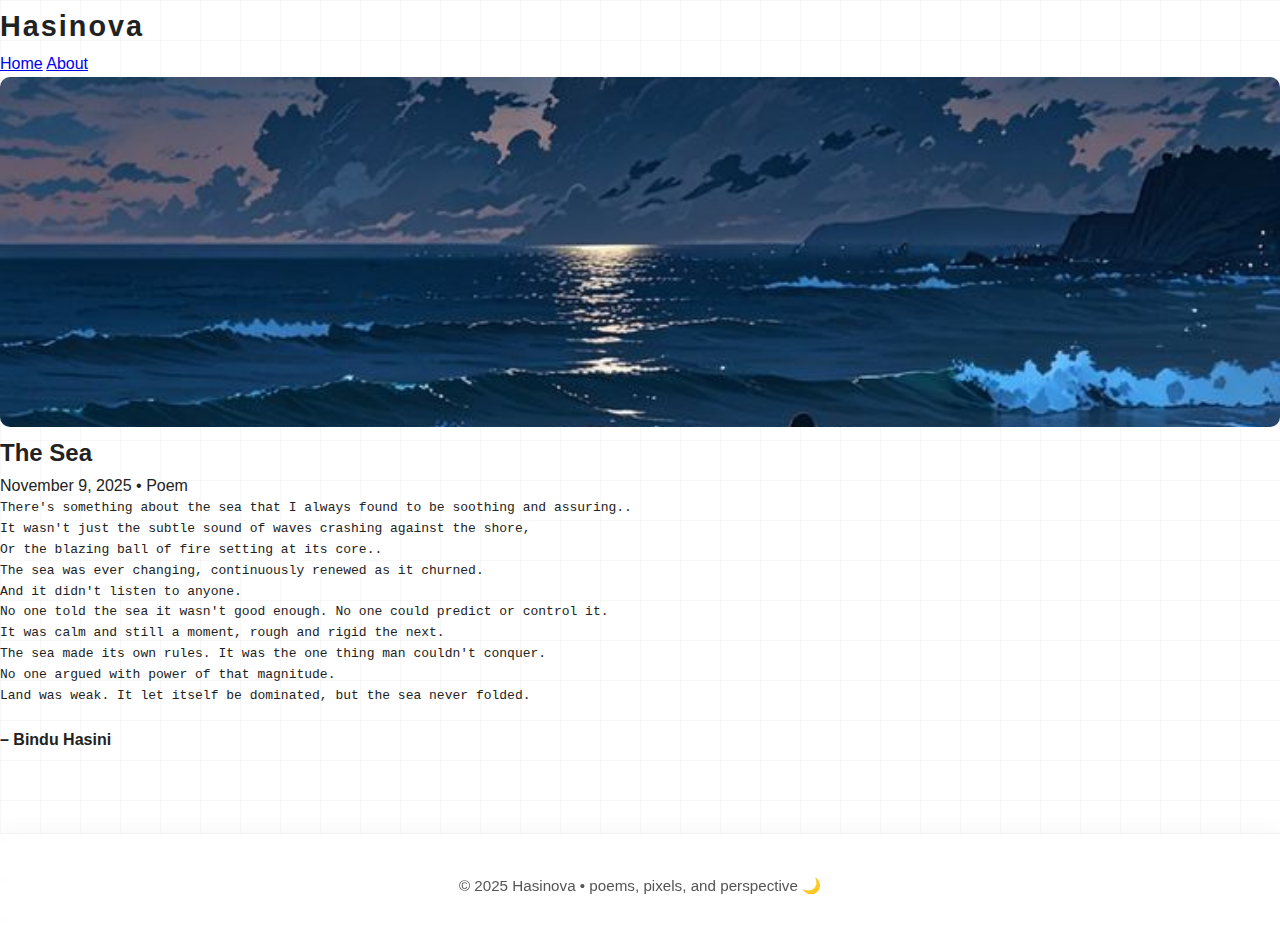
<file: posts/sea.html>
<!DOCTYPE html>
<html lang="en">
<head>
  <meta charset="UTF-8">
  <meta name="viewport" content="width=device-width, initial-scale=1.0">
  <title>The Sea | Hasinova</title>
  <link rel="stylesheet" href="../assets/css/style.css">
</head>

<body>

  <header>
    <h1><span class="logo">Hasi<strong>nova</strong></span></h1>
    <nav>
      <a href="../index.html">Home</a>
      <a href="../about.html">About</a>
    </nav>
  </header>

  <!-- NEW HEADER IMAGE SECTION -->
  <section class="post-header-image">
    <img src="../assets/images/seaheader.jpg" alt="Sea Header">
  </section>

  <main class="post-page poem">

    <article>
      <h2>The Sea</h2>
      <p class="post-date">November 9, 2025 • Poem</p>

      <pre class="poem-text">
There's something about the sea that I always found to be soothing and assuring..
It wasn't just the subtle sound of waves crashing against the shore,
Or the blazing ball of fire setting at its core..
The sea was ever changing, continuously renewed as it churned.
And it didn't listen to anyone.
No one told the sea it wasn't good enough. No one could predict or control it.
It was calm and still a moment, rough and rigid the next.
The sea made its own rules. It was the one thing man couldn't conquer.
No one argued with power of that magnitude.
Land was weak. It let itself be dominated, but the sea never folded.
      </pre>

      <p><strong>– Bindu Hasini</strong></p>
    </article>

  </main>

  <footer>
    <p>© 2025 Hasinova • poems, pixels, and perspective 🌙</p>
  </footer>

</body>
</html>
</file>
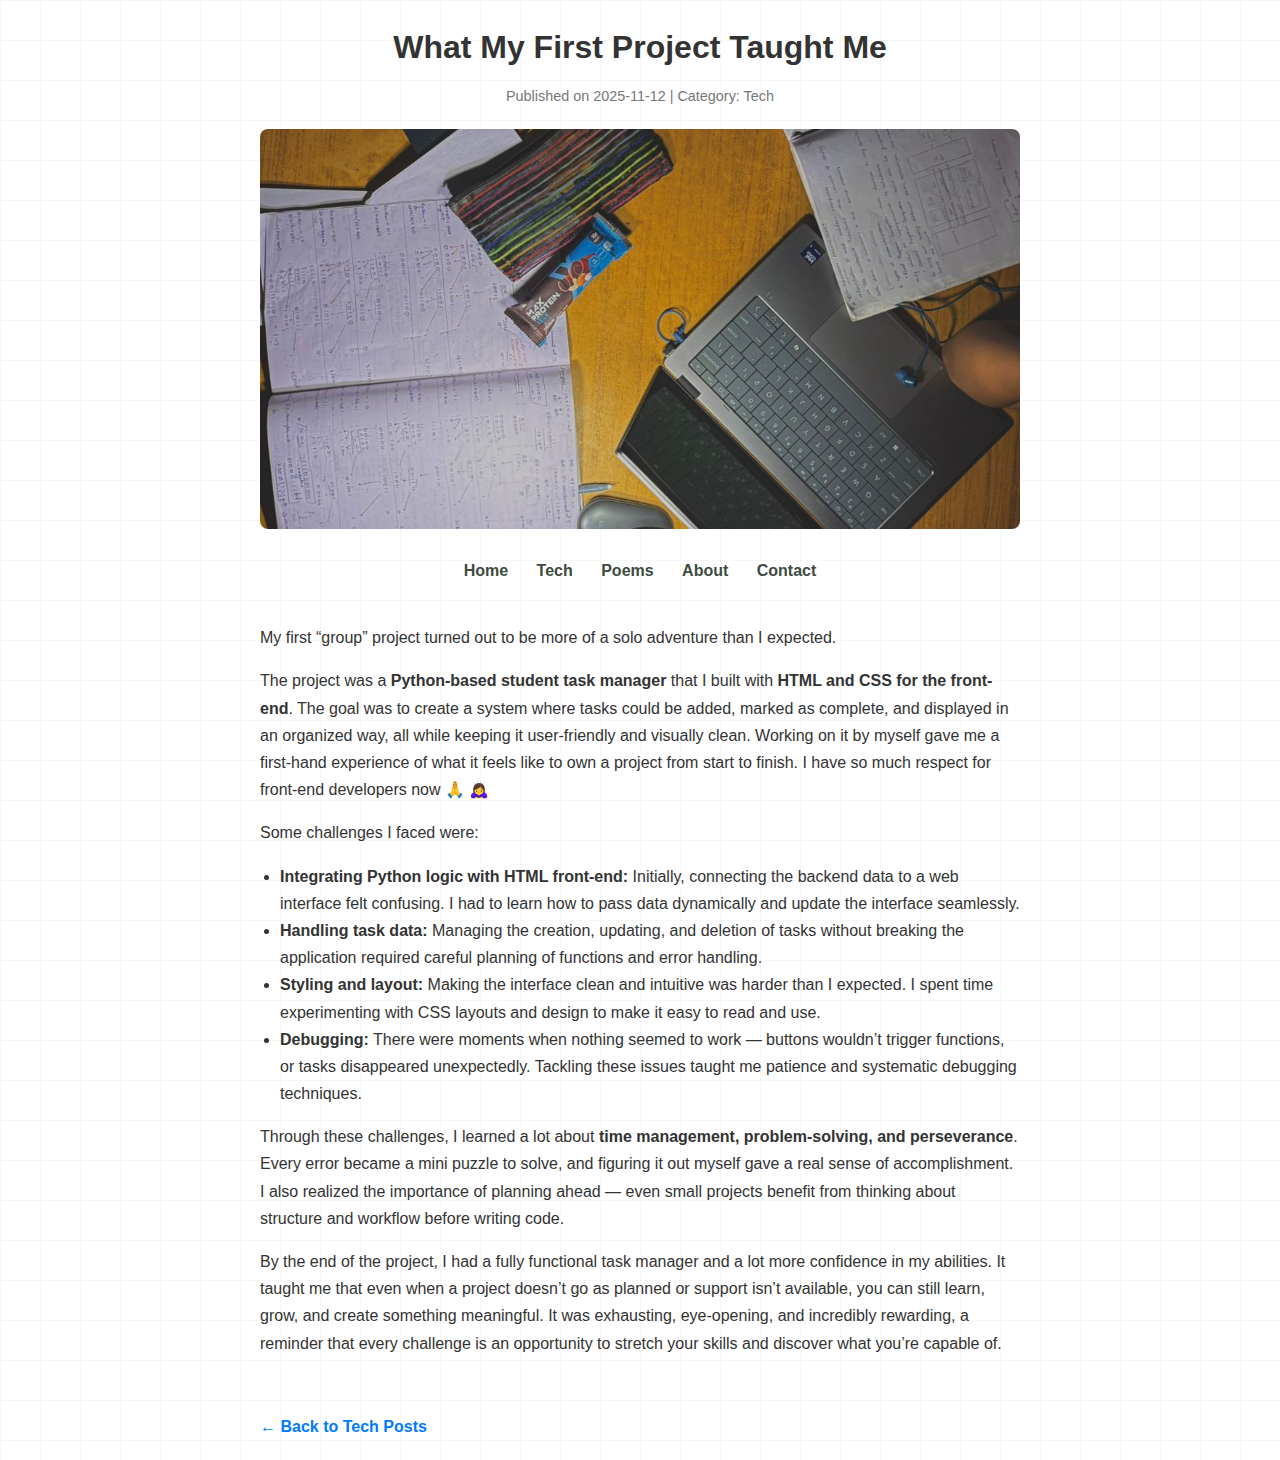
<file: tech/groupproject.html>
<!DOCTYPE html>
<html lang="en">
<head>
  <meta charset="UTF-8">
  <meta name="viewport" content="width=device-width, initial-scale=1.0">
  <title>What My First Project Taught Me | Hasinova</title>
  <link rel="stylesheet" href="../assets/css/style.css">
  <style>
    body {
      font-family: 'Segoe UI', Tahoma, Geneva, Verdana, sans-serif;
      line-height: 1.7;
      max-width: 800px;
      margin: 0 auto;
      padding: 20px;
      color: #333;
    }

    header {
      text-align: center;
      margin-bottom: 40px;
    }

    header h1 {
      margin-bottom: 10px;
      font-size: 2em;
    }

    nav a {
      margin: 0 12px;
      text-decoration: none;
      color: #3d4b40;
      font-weight: 600;
    }

    nav a:hover {
      text-decoration: underline;
    }

    .post-meta {
      color: #777;
      font-size: 0.9em;
      margin-bottom: 20px;
    }

    img.post-image {
      width: 100%;
      max-height: 400px;
      object-fit: cover;
      border-radius: 8px;
      margin-bottom: 20px;
    }

    p {
      margin-bottom: 16px;
    }

    ul {
      margin-left: 20px;
      margin-bottom: 16px;
    }

    a.back-link {
      display: inline-block;
      margin-top: 40px;
      text-decoration: none;
      color: #007BFF;
      font-weight: bold;
    }

    a.back-link:hover {
      text-decoration: underline;
    }
  </style>
</head>
<body>

<header>
  <h1>What My First Project Taught Me</h1>
  <p class="post-meta">Published on 2025-11-12 | Category: Tech</p>
  <img src="../assets/images/projectheader.jpg" alt="First Project" class="post-image">
  <nav>
    <a href="../index.html">Home</a>
    <a href="techindex.html">Tech</a>
    <a href="../poems/poemsindex.html">Poems</a>
    <a href="../about.html">About</a>
    <a href="../contact.html">Contact</a>
  </nav>
</header>

<article>
  <p>My first “group” project turned out to be more of a solo adventure than I expected.
  <p>The project was a <strong>Python-based student task manager</strong> that I built with <strong>HTML and CSS for the front-end</strong>. The goal was to create a system where tasks could be added, marked as complete, and displayed in an organized way, all while keeping it user-friendly and visually clean. Working on it by myself gave me a first-hand experience of what it feels like to own a project from start to finish. I have so much respect for front-end developers now 🙏 🙇‍♀️</p>

  <p>Some challenges I faced were:</p>
  <ul>
    <li><strong>Integrating Python logic with HTML front-end:</strong> Initially, connecting the backend data to a web interface felt confusing. I had to learn how to pass data dynamically and update the interface seamlessly.</li>
    <li><strong>Handling task data:</strong> Managing the creation, updating, and deletion of tasks without breaking the application required careful planning of functions and error handling.</li>
    <li><strong>Styling and layout:</strong> Making the interface clean and intuitive was harder than I expected. I spent time experimenting with CSS layouts and design to make it easy to read and use.</li>
    <li><strong>Debugging:</strong> There were moments when nothing seemed to work — buttons wouldn’t trigger functions, or tasks disappeared unexpectedly. Tackling these issues taught me patience and systematic debugging techniques.</li>
  </ul>

  <p>Through these challenges, I learned a lot about <strong>time management, problem-solving, and perseverance</strong>. Every error became a mini puzzle to solve, and figuring it out myself gave a real sense of accomplishment. I also realized the importance of planning ahead — even small projects benefit from thinking about structure and workflow before writing code.</p>

  <p>By the end of the project, I had a fully functional task manager and a lot more confidence in my abilities. It taught me that even when a project doesn’t go as planned or support isn’t available, you can still learn, grow, and create something meaningful. It was exhausting, eye-opening, and incredibly rewarding, a reminder that every challenge is an opportunity to stretch your skills and discover what you’re capable of.</p>

  <a href="techindex.html" class="back-link">&larr; Back to Tech Posts</a>
</article>

</body>
</html>
</file>
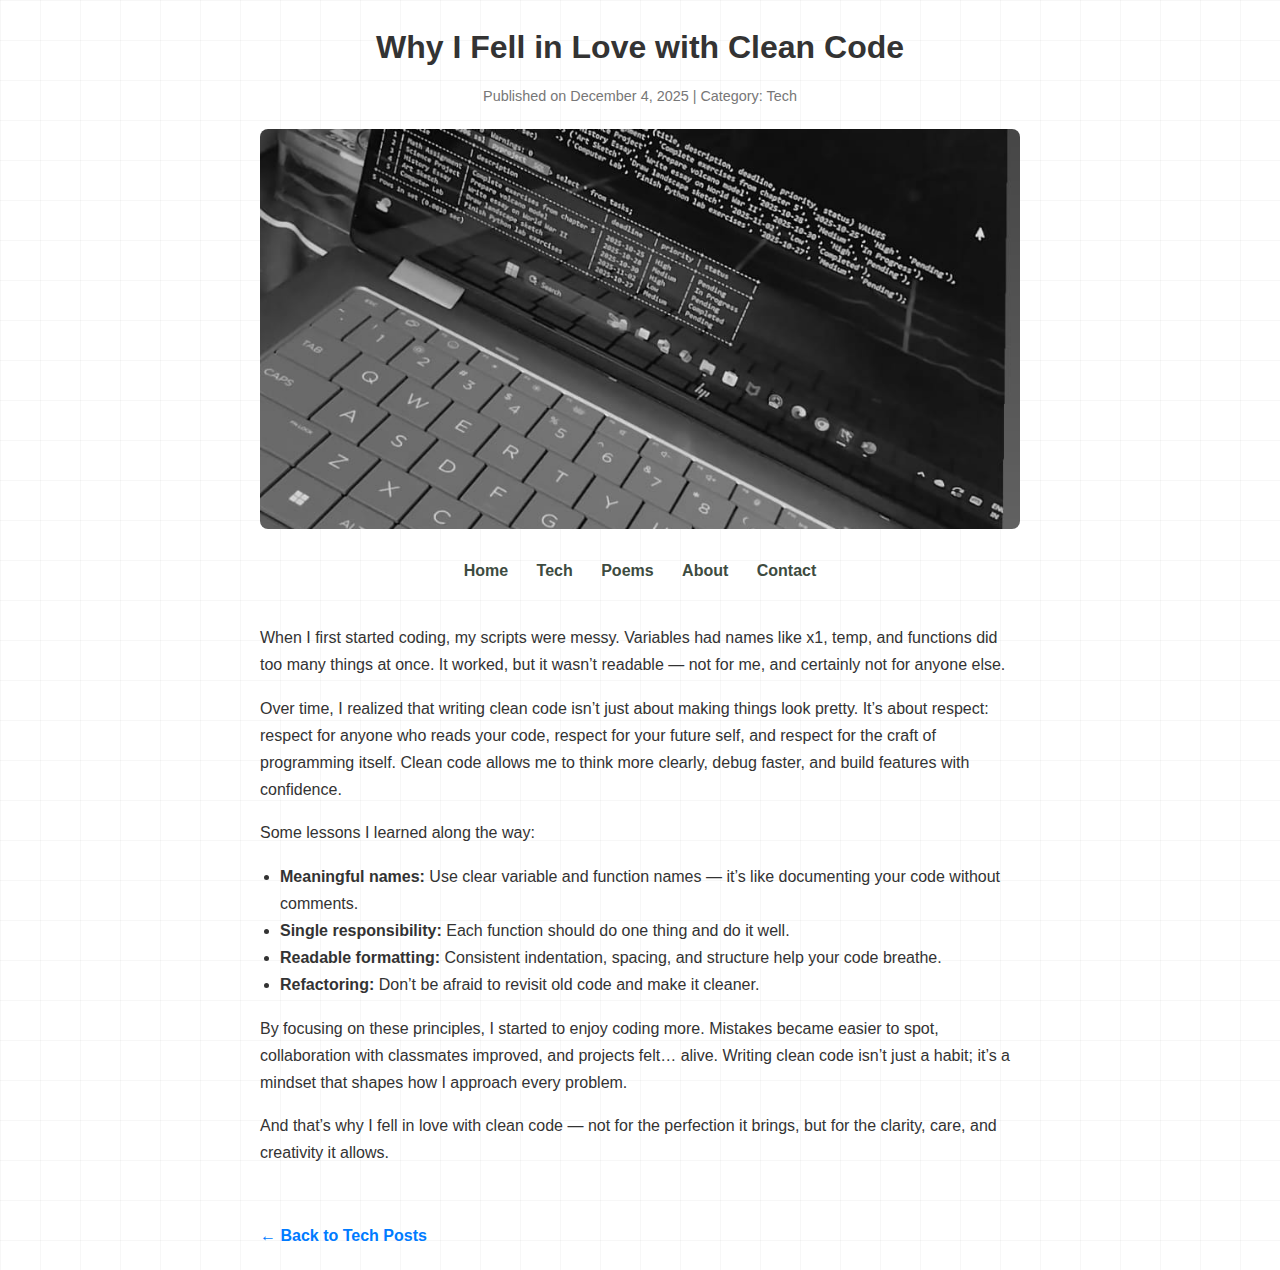
<file: tech/tech.html>
<!DOCTYPE html>
<html lang="en">
<head>
  <meta charset="UTF-8">
  <meta name="viewport" content="width=device-width, initial-scale=1.0">
  <title>Why I Fell in Love with Clean Code | Hasinova</title>
  <link rel="stylesheet" href="../assets/css/style.css">
  <style>
    body {
      font-family: 'Segoe UI', Tahoma, Geneva, Verdana, sans-serif;
      line-height: 1.7;
      max-width: 800px;
      margin: 0 auto;
      padding: 20px;
      color: #333;
    }

    header {
      text-align: center;
      margin-bottom: 40px;
    }

    header h1 {
      margin-bottom: 10px;
      font-size: 2em;
    }

    nav a {
      margin: 0 12px;
      text-decoration: none;
      color: #3d4b40;
      font-weight: 600;
    }

    nav a:hover {
      text-decoration: underline;
    }

    .post-meta {
      color: #777;
      font-size: 0.9em;
      margin-bottom: 20px;
    }

    img.post-image {
      width: 100%;
      max-height: 400px;
      object-fit: cover;
      border-radius: 8px;
      margin-bottom: 20px;
    }

    p {
      margin-bottom: 16px;
    }

    ul {
      margin-left: 20px;
      margin-bottom: 16px;
    }

    a.back-link {
      display: inline-block;
      margin-top: 40px;
      text-decoration: none;
      color: #007BFF;
      font-weight: bold;
    }

    a.back-link:hover {
      text-decoration: underline;
    }
  </style>
</head>
<body>

<header>
  <h1>Why I Fell in Love with Clean Code</h1>
  <p class="post-meta">Published on December 4, 2025 | Category: Tech</p>
  <img src="../assets/images/ccheader.jpg" alt="Clean Code" class="post-image">
  <nav>
    <a href="../index.html">Home</a>
    <a href="techindex.html">Tech</a>
    <a href="../poems/poemsindex.html">Poems</a>
    <a href="../about.html">About</a>
    <a href="../contact.html">Contact</a>
  </nav>
</header>

<article>
  <p>When I first started coding, my scripts were messy. Variables had names like x1, temp, and functions did too many things at once. It worked, but it wasn’t readable — not for me, and certainly not for anyone else.</p>

  <p>Over time, I realized that writing clean code isn’t just about making things look pretty. It’s about respect: respect for anyone who reads your code, respect for your future self, and respect for the craft of programming itself. Clean code allows me to think more clearly, debug faster, and build features with confidence.</p>

  <p>Some lessons I learned along the way:</p>
  <ul>
    <li><strong>Meaningful names:</strong> Use clear variable and function names — it’s like documenting your code without comments.</li>
    <li><strong>Single responsibility:</strong> Each function should do one thing and do it well.</li>
    <li><strong>Readable formatting:</strong> Consistent indentation, spacing, and structure help your code breathe.</li>
    <li><strong>Refactoring:</strong> Don’t be afraid to revisit old code and make it cleaner.</li>
  </ul>

  <p>By focusing on these principles, I started to enjoy coding more. Mistakes became easier to spot, collaboration with classmates improved, and projects felt… alive. Writing clean code isn’t just a habit; it’s a mindset that shapes how I approach every problem.</p>

  <p>And that’s why I fell in love with clean code — not for the perfection it brings, but for the clarity, care, and creativity it allows.</p>

  <a href="techindex.html" class="back-link">&larr; Back to Tech Posts</a>
</article>

</body>
</html>
</file>
<file: assets/css/style.css>
/* =========================================================
   GLOBAL STYLES — SOFT PASTEL + GHIBLI FLOATING AESTHETIC
   ========================================================= */
* {
  margin: 0;
  padding: 0;
  box-sizing: border-box;
}

body {
  font-family: 'Poppins', sans-serif;
  color: #222;
  line-height: 1.6;

  /* Soft pastel gradient */
  background: linear-gradient(135deg, #f8f3ee, #f2ebe3, #f7f1ef);

  /* Subtle grid pattern */
  background-image:
    linear-gradient(rgba(0,0,0,0.03) 1px, transparent 1px),
    linear-gradient(90deg, rgba(0,0,0,0.03) 1px, transparent 1px);
  background-size: 40px 40px;

  overflow-x: hidden;
}

/* FLOATING GHIBLI ELEMENTS */
.floating-bubble {
  position: fixed;
  border-radius: 50%;
  opacity: 0.25;
  z-index: -1;
  animation: floatUp 18s infinite ease-in-out;
  filter: blur(2px);
}

@keyframes floatUp {
  0% { transform: translateY(0) translateX(0); opacity: 0.3; }
  50% { opacity: 0.45; }
  100% { transform: translateY(-180vh) translateX(40px); opacity: 0; }
}

/* Generate multiple floating pastel bubbles */
.floating-bubble:nth-child(1) { width: 70px; height: 70px; left: 10%; animation-duration: 22s; background:#f6dada; }
.floating-bubble:nth-child(2) { width: 100px; height: 100px; left: 40%; animation-duration: 26s; background:#fde6c8; }
.floating-bubble:nth-child(3) { width: 60px; height: 60px; left: 70%; animation-duration: 20s; background:#e3f3ff; }
.floating-bubble:nth-child(4) { width: 90px; height: 90px; left: 85%; animation-duration: 24s; background:#e8f7e5; }
.floating-bubble:nth-child(5) { width: 50px; height: 50px; left: 25%; animation-duration: 28s; background:#f0e4ff; }

/* =========================================================
   HEADER — Glassy Pastel
   ========================================================= */
.site-header {
  display: flex;
  justify-content: space-between;
  align-items: center;
  padding: 25px 8%;
  background-color: rgba(255,255,255,0.6);
  backdrop-filter: blur(10px);
  border-bottom: 1px solid rgba(0,0,0,0.05);
  position: sticky;
  top: 0;
  z-index: 1000;
  box-shadow: 0 3px 15px rgba(0,0,0,0.05);
}

.logo {
  font-weight: 800;
  font-size: 1.8rem;
  letter-spacing: 2px;
}

/* ✅ FIX: remove underline from HASINOVA logo */
.logo a {
  text-decoration: none;
  color: inherit;
}

.logo .hasini { color: #222; }
.logo .nova { color: #b59b82; font-weight: 900; }

.nav-links a {
  text-decoration: none;
  color: #333;
  margin: 0 15px;
  font-weight: 400;
  transition: 0.3s;
}

.nav-links a:hover {
  color: #b59b82;
  text-shadow: 0 0 10px rgba(181,155,130,0.4);
}

.nav-links a.active {
  font-weight: 600;
  color: #b59b82;
}

/* =========================================================
   HERO SECTION — Soft Glow + Smooth Fade
   ========================================================= */
.hero {
  text-align: center;
  padding: 110px 10%;
  margin: 40px auto;
  max-width: 1000px;

  background: rgba(255,255,255,0.55);
  border-radius: 18px;
  backdrop-filter: blur(10px);

  box-shadow: 0 10px 40px rgba(0,0,0,0.07);
  animation: fadeIn 1.6s ease-out;
}

@keyframes fadeIn {
  0% { opacity: 0; transform: translateY(40px); }
  100% { opacity: 1; transform: translateY(0); }
}

.hero-content h1 {
  font-size: 3rem;
  margin-bottom: 20px;
  letter-spacing: 1px;
}

.hero-content h1 span { color: #b59b82; }

.hero-content p {
  font-size: 1.2rem;
  color: #555;
  margin-bottom: 25px;
  line-height: 1.8;
}

.hero .btn {
  text-decoration: none;
  background-color: #b59b82;
  color: #fff;
  padding: 14px 32px;
  border-radius: 8px;
  font-weight: 600;
  transition: 0.25s;
  box-shadow: 0 6px 12px rgba(181,155,130,0.25);
}

.hero .btn:hover {
  background-color: #a48671;
  box-shadow: 0 10px 18px rgba(181,155,130,0.35);
  transform: translateY(-2px);
}

/* =========================================================
   LATEST POSTS — Pastel Cards
   ========================================================= */
.latest-posts {
  padding: 80px 8%;
  text-align: center;
}

.latest-posts h2 {
  font-size: 2.2rem;
  margin-bottom: 40px;
  color: #444;
}

.posts-container {
  display: grid;
  grid-template-columns: repeat(auto-fit, minmax(280px, 1fr));
  gap: 35px;
}

.post-card {
  background: rgba(255,255,255,0.7);
  backdrop-filter: blur(6px);
  border-radius: 14px;
  overflow: hidden;
  box-shadow: 0 8px 25px rgba(0,0,0,0.07);
  transition: 0.3s ease;
}

.post-card:hover {
  transform: translateY(-8px);
  box-shadow: 0 12px 35px rgba(0,0,0,0.12);
}

.post-card img {
  width: 100%;
  height: 180px;
  object-fit: cover;
}

.post-card h3 {
  padding: 15px;
  font-size: 1.2rem;
  color: #222;
}

.post-card h3 a {
  text-decoration: none;
  color: #b59b82;
}

.post-card p {
  padding: 0 15px 15px;
  color: #555;
  font-size: 0.95rem;
}

/* =========================================================
   ABOUT PAGE — Pastel Glow
   ========================================================= */
.about {
  background: rgba(255,255,255,0.65);
  backdrop-filter: blur(8px);
  padding: 80px 10%;
  border-radius: 18px;
  box-shadow: 0 10px 35px rgba(0,0,0,0.06);
}

.about-container {
  display: flex;
  align-items: flex-start;
  justify-content: center;
  flex-wrap: wrap;
  gap: 40px;
}

.about-image {
  width: 300px;
  height: 300px;
  border-radius: 50%;
  object-fit: cover;
  border: 5px solid #b59b82;
  box-shadow: 0 12px 28px rgba(0,0,0,0.1);
}

.about-text h1 span { color: #b59b82; }

/* =========================================================
   FOOTER
   ========================================================= */
footer {
  text-align: center;
  padding: 40px;
  background: rgba(255,255,255,0.55);
  backdrop-filter: blur(6px);
  border-top: 1px solid rgba(0,0,0,0.05);
  color: #555;
  font-size: 0.95rem;
  margin-top: 80px;
  box-shadow: 0 -4px 20px rgba(0,0,0,0.03);
}

footer strong { color: #b59b82; }

/* =========================================================
   POST HEADER IMAGE
   ========================================================= */
.post-header-image img {
  width: 100%;
  max-height: 350px;
  object-fit: cover;
  border-radius: 10px;
}
</file>
